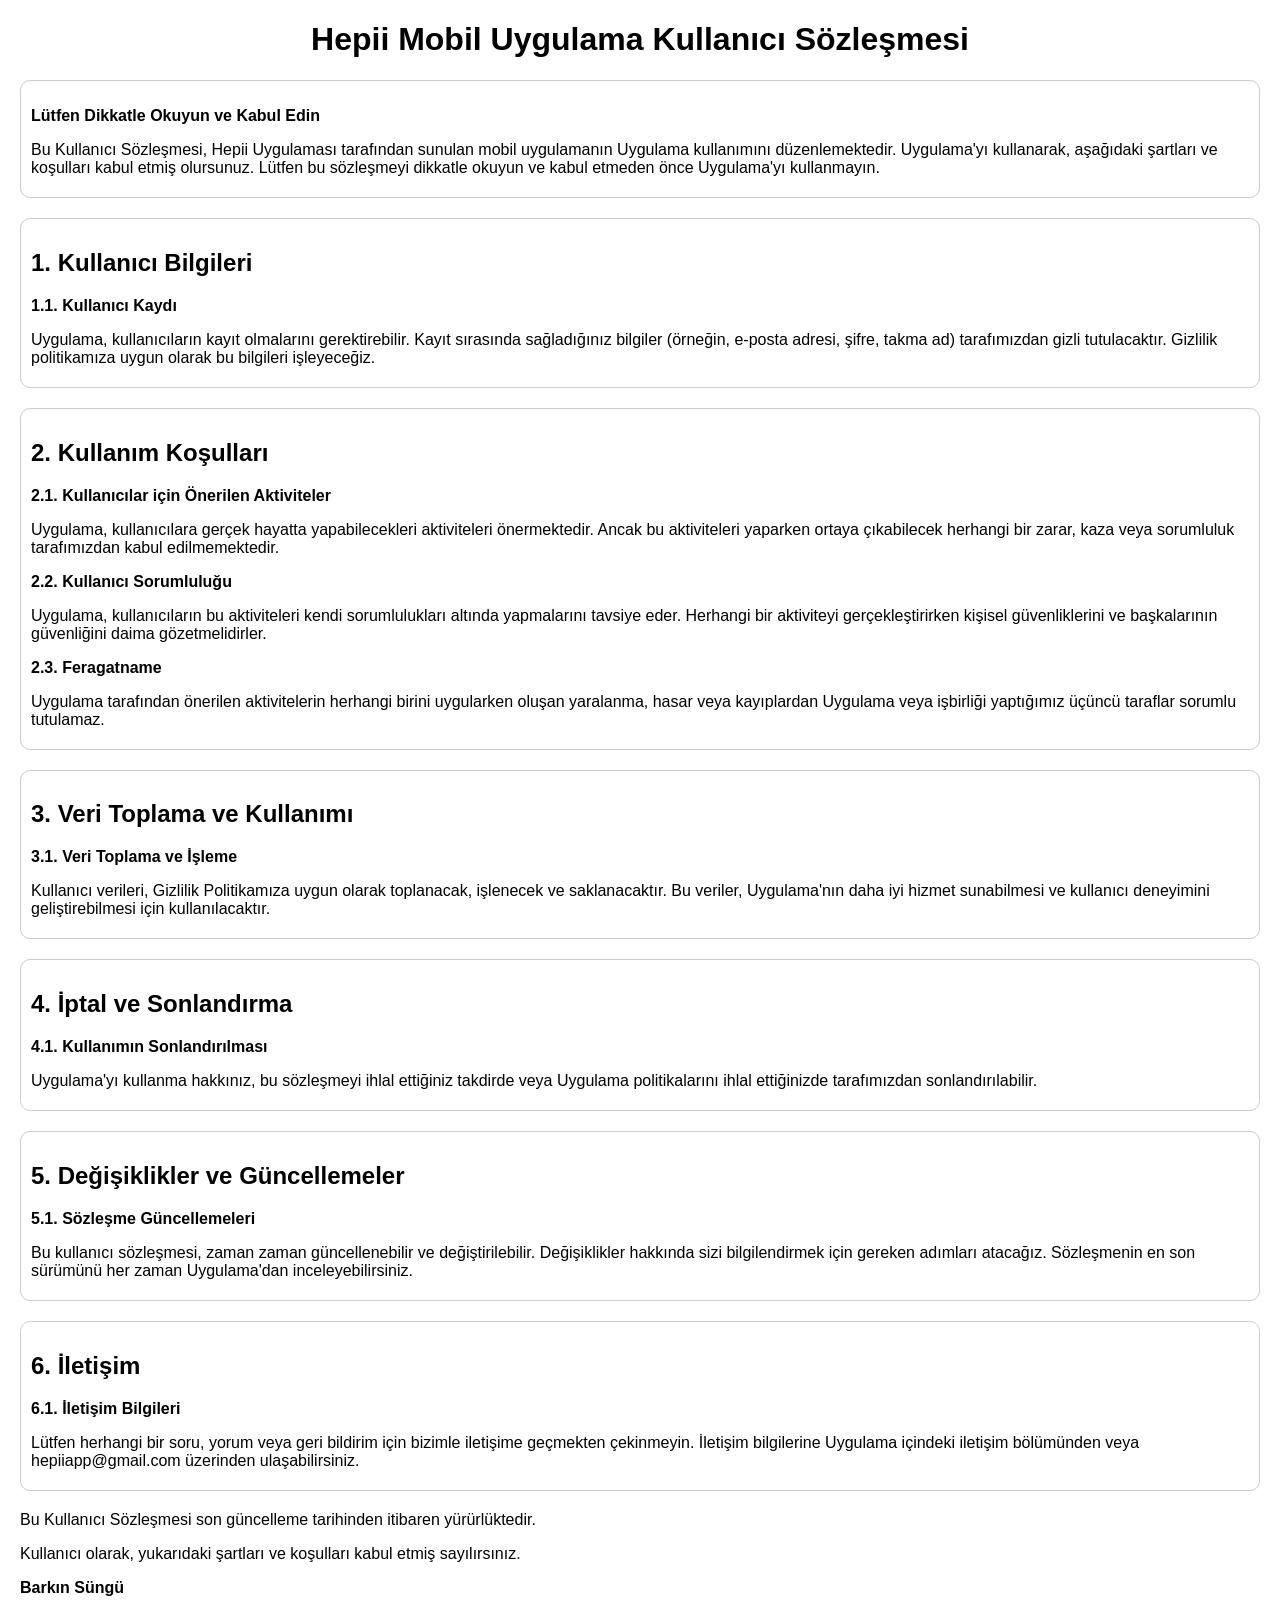
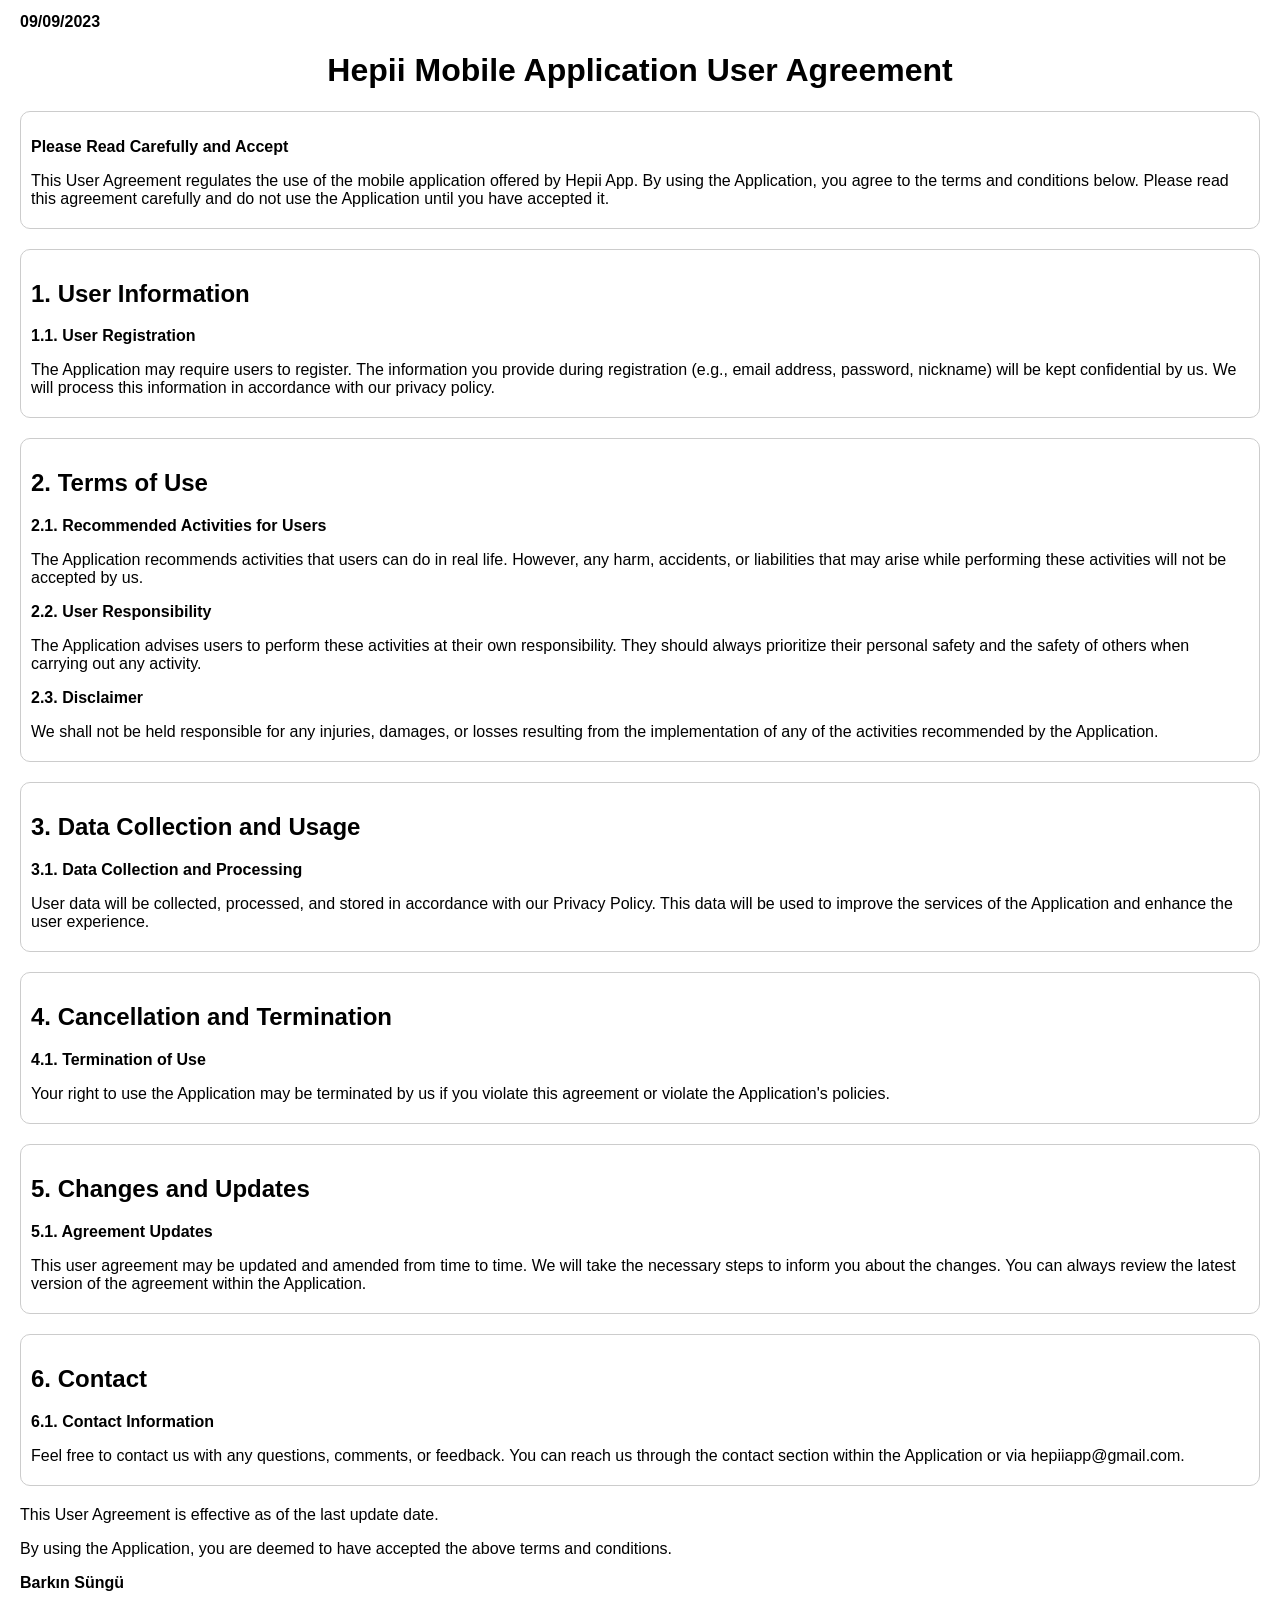
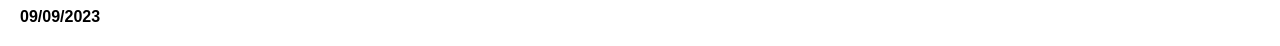
<file: index.html>
<!DOCTYPE html>
<html lang="tr">
<head>
    <meta charset="UTF-8">
    <meta name="viewport" content="width=device-width, initial-scale=1.0">
    <title>Mobil Uygulama Kullanıcı Sözleşmesi</title>
    <style>
        body {
            font-family: Arial, sans-serif;
            margin: 20px;
        }
        h1 {
            text-align: center;
        }
        p {
            margin-bottom: 10px;
        }
        .section {
            margin-bottom: 20px;
            padding: 10px;
            border: 1px solid #ccc;
            border-radius: 10px;
        }
    </style>
</head>
<body>
    <h1>Hepii Mobil Uygulama Kullanıcı Sözleşmesi</h1>
    <div class="section">
        <p><strong>Lütfen Dikkatle Okuyun ve Kabul Edin</strong></p>
        <p>Bu Kullanıcı Sözleşmesi, Hepii Uygulaması tarafından sunulan mobil uygulamanın Uygulama kullanımını düzenlemektedir. Uygulama'yı kullanarak, aşağıdaki şartları ve koşulları kabul etmiş olursunuz. Lütfen bu sözleşmeyi dikkatle okuyun ve kabul etmeden önce Uygulama'yı kullanmayın.</p>
    </div>

    <div class="section">
        <h2>1. Kullanıcı Bilgileri</h2>
        <p><strong>1.1. Kullanıcı Kaydı</strong></p>
        <p>Uygulama, kullanıcıların kayıt olmalarını gerektirebilir. Kayıt sırasında sağladığınız bilgiler (örneğin, e-posta adresi, şifre, takma ad) tarafımızdan gizli tutulacaktır. Gizlilik politikamıza uygun olarak bu bilgileri işleyeceğiz.</p>
    </div>

    <div class="section">
        <h2>2. Kullanım Koşulları</h2>
        <p><strong>2.1. Kullanıcılar için Önerilen Aktiviteler</strong></p>
        <p>Uygulama, kullanıcılara gerçek hayatta yapabilecekleri aktiviteleri önermektedir. Ancak bu aktiviteleri yaparken ortaya çıkabilecek herhangi bir zarar, kaza veya sorumluluk tarafımızdan kabul edilmemektedir.</p>
        <p><strong>2.2. Kullanıcı Sorumluluğu</strong></p>
        <p>Uygulama, kullanıcıların bu aktiviteleri kendi sorumlulukları altında yapmalarını tavsiye eder. Herhangi bir aktiviteyi gerçekleştirirken kişisel güvenliklerini ve başkalarının güvenliğini daima gözetmelidirler.</p>
        <p><strong>2.3. Feragatname</strong></p>
        <p>Uygulama tarafından önerilen aktivitelerin herhangi birini uygularken oluşan yaralanma, hasar veya kayıplardan Uygulama veya işbirliği yaptığımız üçüncü taraflar sorumlu tutulamaz.</p>
    </div>

    <div class="section">
        <h2>3. Veri Toplama ve Kullanımı</h2>
        <p><strong>3.1. Veri Toplama ve İşleme</strong></p>
        <p>Kullanıcı verileri, Gizlilik Politikamıza uygun olarak toplanacak, işlenecek ve saklanacaktır. Bu veriler, Uygulama'nın daha iyi hizmet sunabilmesi ve kullanıcı deneyimini geliştirebilmesi için kullanılacaktır.</p>
    </div>

    <div class="section">
        <h2>4. İptal ve Sonlandırma</h2>
        <p><strong>4.1. Kullanımın Sonlandırılması</strong></p>
        <p>Uygulama'yı kullanma hakkınız, bu sözleşmeyi ihlal ettiğiniz takdirde veya Uygulama politikalarını ihlal ettiğinizde tarafımızdan sonlandırılabilir.</p>
    </div>

    <div class="section">
        <h2>5. Değişiklikler ve Güncellemeler</h2>
        <p><strong>5.1. Sözleşme Güncellemeleri</strong></p>
        <p>Bu kullanıcı sözleşmesi, zaman zaman güncellenebilir ve değiştirilebilir. Değişiklikler hakkında sizi bilgilendirmek için gereken adımları atacağız. Sözleşmenin en son sürümünü her zaman Uygulama'dan inceleyebilirsiniz.</p>
    </div>

    <div class="section">
        <h2>6. İletişim</h2>
        <p><strong>6.1. İletişim Bilgileri</strong></p>
        <p>Lütfen herhangi bir soru, yorum veya geri bildirim için bizimle iletişime geçmekten çekinmeyin. İletişim bilgilerine Uygulama içindeki iletişim bölümünden veya hepiiapp@gmail.com üzerinden ulaşabilirsiniz.</p>
    </div>

    <p>Bu Kullanıcı Sözleşmesi son güncelleme tarihinden itibaren yürürlüktedir.</p>
    <p>Kullanıcı olarak, yukarıdaki şartları ve koşulları kabul etmiş sayılırsınız.</p>
    <p><strong>Barkın Süngü</strong></p>
    <p><strong>09/09/2023</strong></p>
    
</body>
</html>

<html lang="en">
<head>
    <meta charset="UTF-8">
    <meta name="viewport" content="width=device-width, initial-scale=1.0">
    <title>Hepii Mobile Application User Agreement</title>
    <style>
        body {
            font-family: Arial, sans-serif;
            margin: 20px;
        }
        h1 {
            text-align: center;
        }
        p {
            margin-bottom: 10px;
        }
        .section {
            margin-bottom: 20px;
            padding: 10px;
            border: 1px solid #ccc;
            border-radius: 10px;
        }
    </style>
</head>
<body>
    <h1>Hepii Mobile Application User Agreement</h1>
    <div class="section">
        <p><strong>Please Read Carefully and Accept</strong></p>
        <p>This User Agreement regulates the use of the mobile application offered by Hepii App. By using the Application, you agree to the terms and conditions below. Please read this agreement carefully and do not use the Application until you have accepted it.</p>
    </div>

    <div class="section">
        <h2>1. User Information</h2>
        <p><strong>1.1. User Registration</strong></p>
        <p>The Application may require users to register. The information you provide during registration (e.g., email address, password, nickname) will be kept confidential by us. We will process this information in accordance with our privacy policy.</p>
    </div>

    <div class="section">
        <h2>2. Terms of Use</h2>
        <p><strong>2.1. Recommended Activities for Users</strong></p>
        <p>The Application recommends activities that users can do in real life. However, any harm, accidents, or liabilities that may arise while performing these activities will not be accepted by us.</p>
        <p><strong>2.2. User Responsibility</strong></p>
        <p>The Application advises users to perform these activities at their own responsibility. They should always prioritize their personal safety and the safety of others when carrying out any activity.</p>
        <p><strong>2.3. Disclaimer</strong></p>
        <p>We shall not be held responsible for any injuries, damages, or losses resulting from the implementation of any of the activities recommended by the Application.</p>
    </div>

    <div class="section">
        <h2>3. Data Collection and Usage</h2>
        <p><strong>3.1. Data Collection and Processing</strong></p>
        <p>User data will be collected, processed, and stored in accordance with our Privacy Policy. This data will be used to improve the services of the Application and enhance the user experience.</p>
    </div>

    <div class="section">
        <h2>4. Cancellation and Termination</h2>
        <p><strong>4.1. Termination of Use</strong></p>
        <p>Your right to use the Application may be terminated by us if you violate this agreement or violate the Application's policies.</p>
    </div>

    <div class="section">
        <h2>5. Changes and Updates</h2>
        <p><strong>5.1. Agreement Updates</strong></p>
        <p>This user agreement may be updated and amended from time to time. We will take the necessary steps to inform you about the changes. You can always review the latest version of the agreement within the Application.</p>
    </div>

    <div class="section">
        <h2>6. Contact</h2>
        <p><strong>6.1. Contact Information</strong></p>
        <p>Feel free to contact us with any questions, comments, or feedback. You can reach us through the contact section within the Application or via hepiiapp@gmail.com.</p>
    </div>

    <p>This User Agreement is effective as of the last update date.</p>
    <p>By using the Application, you are deemed to have accepted the above terms and conditions.</p>
    <p><strong>Barkın Süngü</strong></p>
    <p><strong>09/09/2023</strong></p>
</body>
</html>
</file>
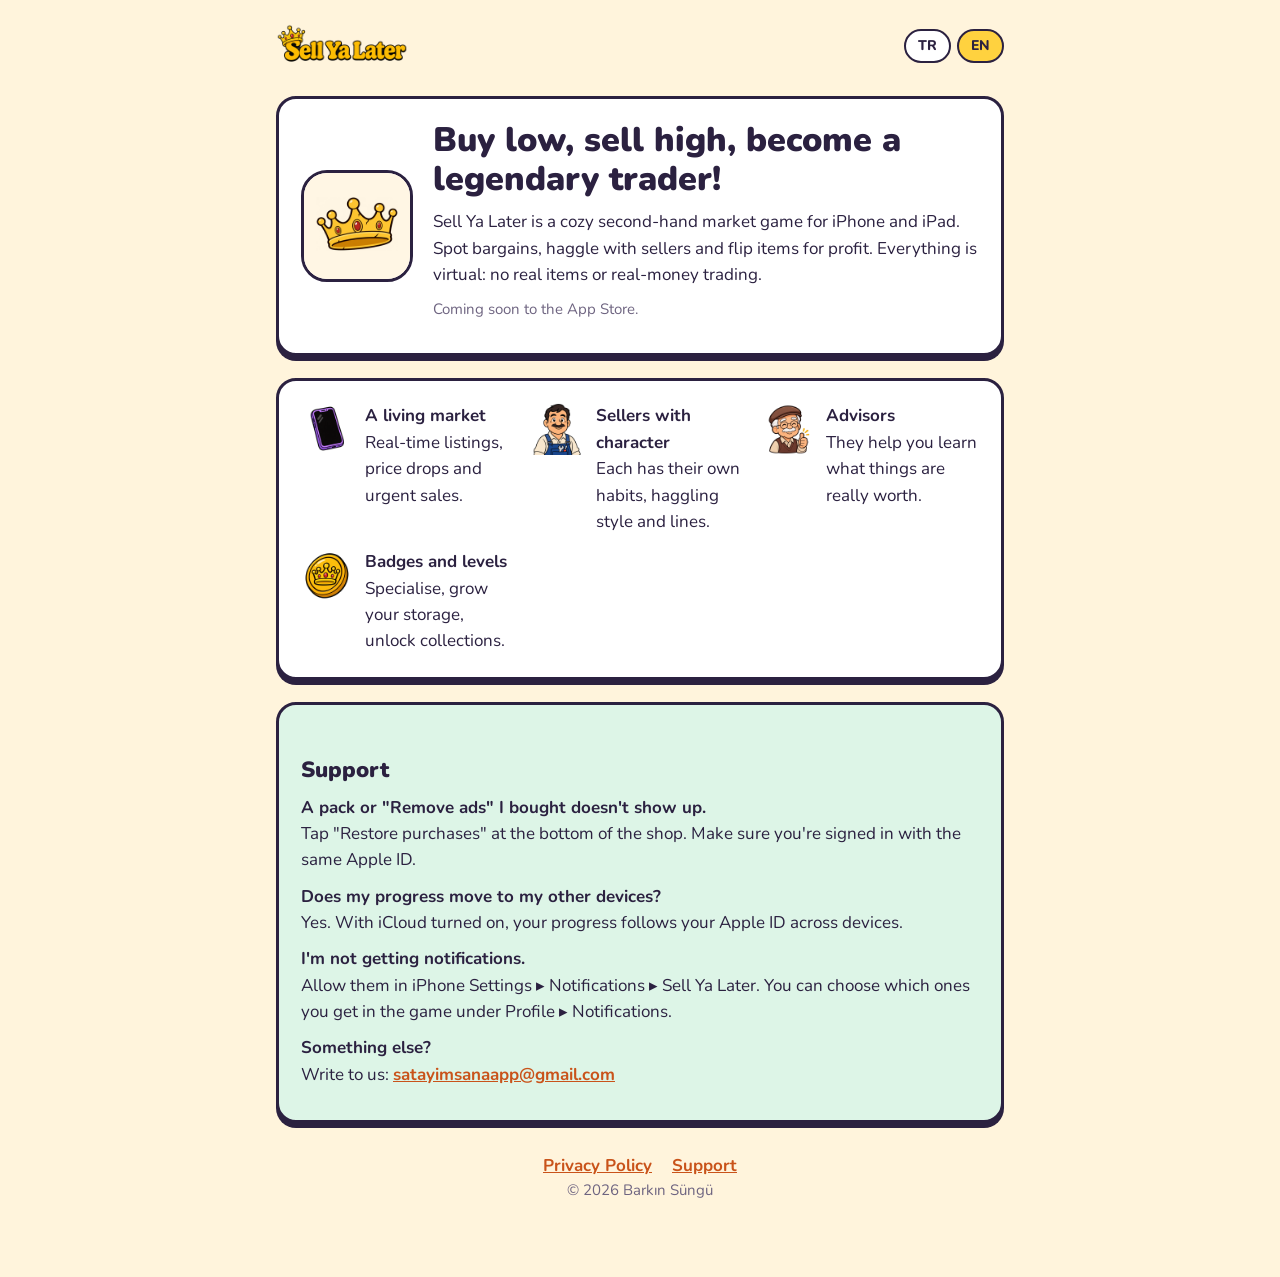
<file: satayimsana/index.html>
<!doctype html>
<html lang="en" data-title-tr="Satayım Sana · Al, sat, kazan" data-title-en="Sell Ya Later · Buy low, sell high">
<head>
<meta charset="utf-8">
<meta name="viewport" content="width=device-width, initial-scale=1">
<title>Satayım Sana · Sell Ya Later</title>
<meta name="description" content="Satayım Sana (Sell Ya Later): a cozy second-hand market game for iPhone and iPad. Buy low, sell high, become a legendary trader.">
<link rel="icon" href="assets/icon.png">
<link rel="preconnect" href="https://fonts.googleapis.com">
<link href="https://fonts.googleapis.com/css2?family=Nunito:wght@600;700;800;900&display=swap" rel="stylesheet">
<link rel="stylesheet" href="style.css">
</head>
<body>
<div class="wrap">
  <header class="top">
    <a class="home" href="./"><img class="wordmark" src="assets/logo_wordmark_en.png" alt="Satayım Sana"></a>
    <div class="lang"><button data-set="tr">TR</button><button data-set="en">EN</button></div>
  </header>

  <section class="card">
    <div class="hero">
      <img class="icon" src="assets/icon.png" alt="">
      <div>
        <h1 data-lang="tr">Ucuza al, pahalıya sat, efsane tüccar ol!</h1>
        <h1 data-lang="en">Buy low, sell high, become a legendary trader!</h1>
        <p data-lang="tr">Satayım Sana, iPhone ve iPad için sevimli bir ikinci el pazarı oyunu. Pazardaki kelepirleri yakala, pazarlık et, eşyaları kârla sat. Her şey sanal; gerçek eşya ya da gerçek para alışverişi yok.</p>
        <p data-lang="en">Sell Ya Later is a cozy second-hand market game for iPhone and iPad. Spot bargains, haggle with sellers and flip items for profit. Everything is virtual: no real items or real-money trading.</p>
        <p class="muted" data-lang="tr">Yakında App Store'da.</p>
        <p class="muted" data-lang="en">Coming soon to the App Store.</p>
      </div>
    </div>
  </section>

  <section class="card">
    <div class="features">
      <div class="feature"><img src="assets/item_phone.png" alt="">
        <div data-lang="tr"><b>Canlı bir pazar</b>Gerçek zamanlı ilanlar, fiyat düşüşleri, acil satışlar.</div>
        <div data-lang="en"><b>A living market</b>Real-time listings, price drops and urgent sales.</div>
      </div>
      <div class="feature"><img src="assets/seller_hasan_usta.png" alt="">
        <div data-lang="tr"><b>Karakterli satıcılar</b>Her satıcının huyu, pazarlık tarzı ve sözleri farklı.</div>
        <div data-lang="en"><b>Sellers with character</b>Each has their own habits, haggling style and lines.</div>
      </div>
      <div class="feature"><img src="assets/advisor_apprentice.png" alt="">
        <div data-lang="tr"><b>Danışmanlar</b>Eşyaların gerçek değerini öğrenmene yardım ederler.</div>
        <div data-lang="en"><b>Advisors</b>They help you learn what things are really worth.</div>
      </div>
      <div class="feature"><img src="assets/jeton.png" alt="">
        <div data-lang="tr"><b>Rozetler ve seviyeler</b>Uzmanlaş, depoyu büyüt, koleksiyonları aç.</div>
        <div data-lang="en"><b>Badges and levels</b>Specialise, grow your storage, unlock collections.</div>
      </div>
    </div>
  </section>

  <section class="card mint" id="support">
    <h2 data-lang="tr">Destek</h2>
    <h2 data-lang="en">Support</h2>

    <div data-lang="tr">
      <p><b>Satın aldığım paket ya da "Reklamsız" görünmüyor.</b><br>Mağaza ekranının altındaki "Satın alımları geri yükle" butonuna dokun. Aynı Apple Kimliği ile giriş yapmış olmalısın.</p>
      <p><b>İlerlemem başka cihazıma geçer mi?</b><br>Evet. iCloud açıksa oyun ilerlemen aynı Apple Kimliği'ne bağlı cihazlar arasında taşınır.</p>
      <p><b>Bildirimler gelmiyor.</b><br>iPhone Ayarlar ▸ Bildirimler ▸ Satayım Sana'dan izin ver. Hangi bildirimleri alacağını oyundaki Profil ▸ Bildirimler bölümünden seçebilirsin.</p>
      <p><b>Başka bir sorun mu var?</b><br>Bize yaz: <a href="mailto:satayimsanaapp@gmail.com">satayimsanaapp@gmail.com</a></p>
    </div>
    <div data-lang="en">
      <p><b>A pack or "Remove ads" I bought doesn't show up.</b><br>Tap "Restore purchases" at the bottom of the shop. Make sure you're signed in with the same Apple ID.</p>
      <p><b>Does my progress move to my other devices?</b><br>Yes. With iCloud turned on, your progress follows your Apple ID across devices.</p>
      <p><b>I'm not getting notifications.</b><br>Allow them in iPhone Settings ▸ Notifications ▸ Sell Ya Later. You can choose which ones you get in the game under Profile ▸ Notifications.</p>
      <p><b>Something else?</b><br>Write to us: <a href="mailto:satayimsanaapp@gmail.com">satayimsanaapp@gmail.com</a></p>
    </div>
  </section>

  <footer>
    <a href="privacy.html" data-lang="tr">Gizlilik Politikası</a>
    <a href="privacy.html" data-lang="en">Privacy Policy</a>
    <a href="#support" data-lang="tr">Destek</a>
    <a href="#support" data-lang="en">Support</a>
    <p class="muted">© 2026 Barkın Süngü</p>
  </footer>
</div>
<script src="lang.js"></script>
</body>
</html>
</file>
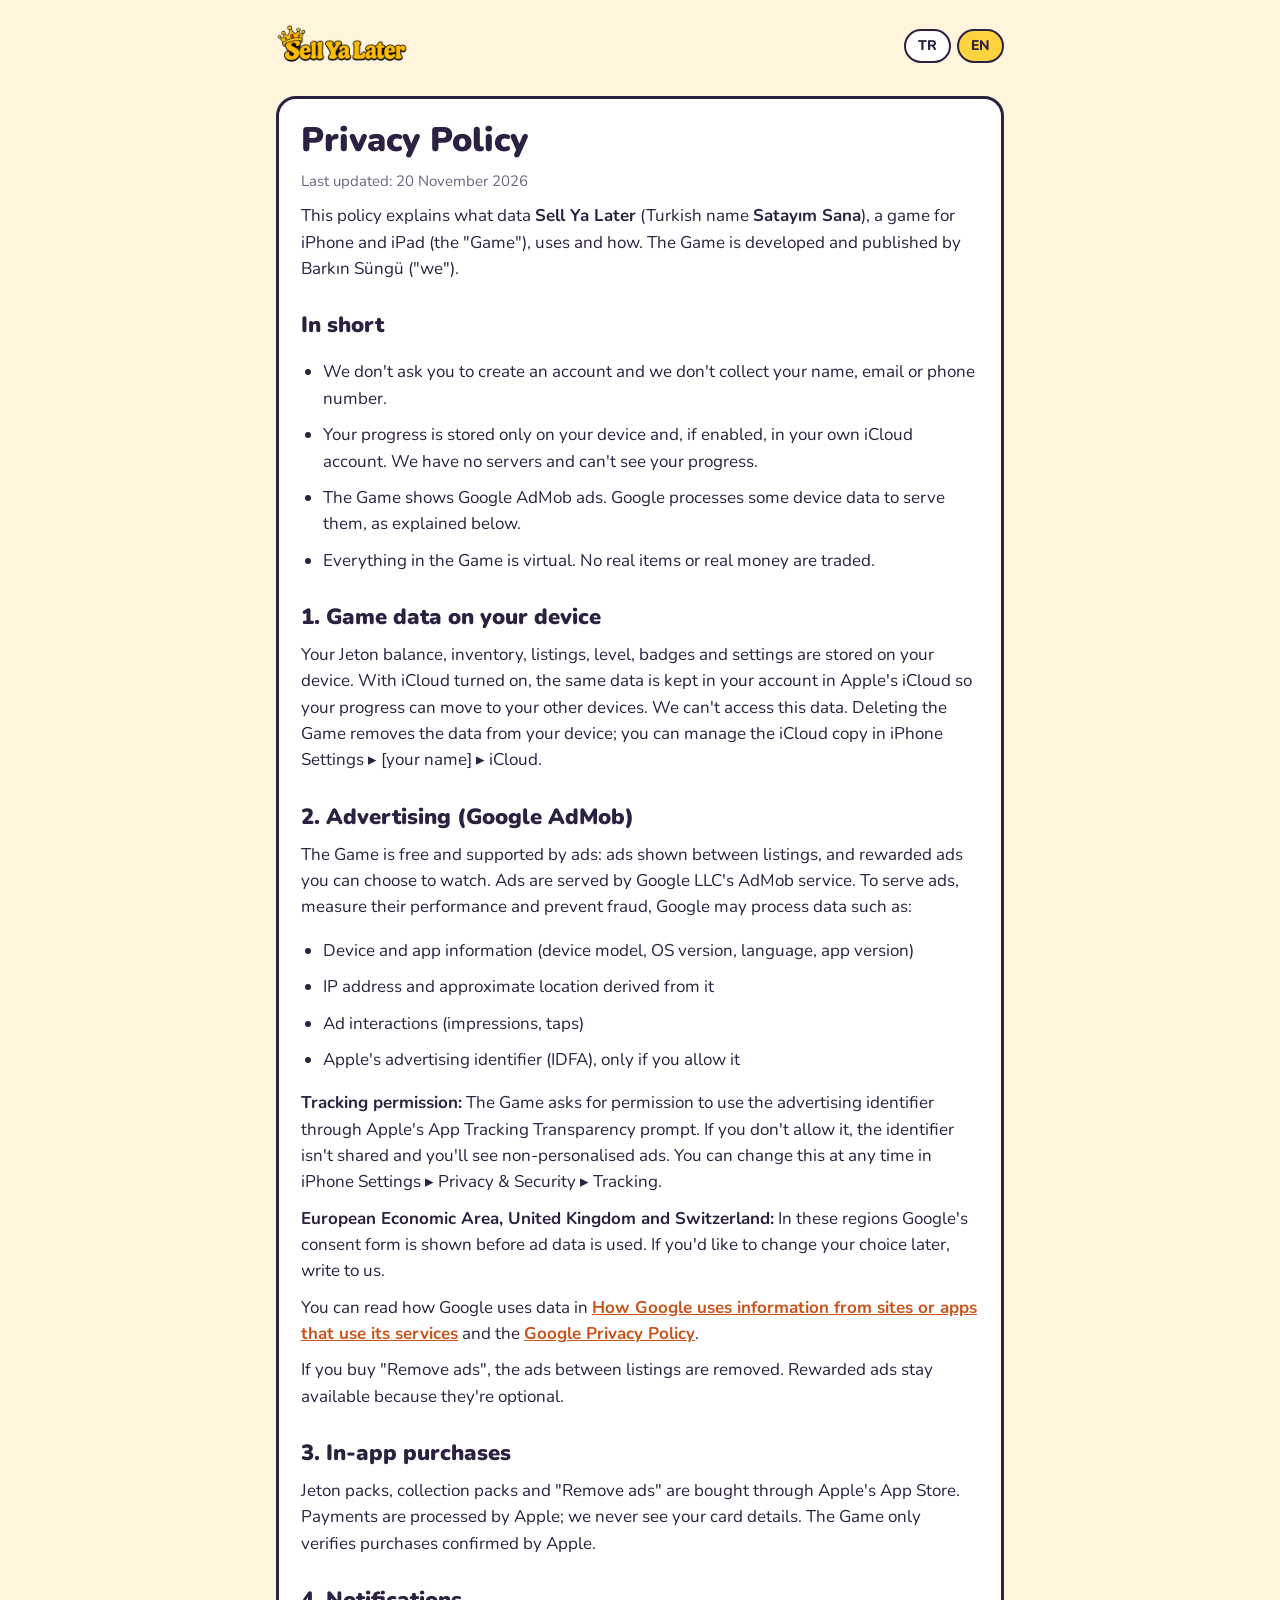
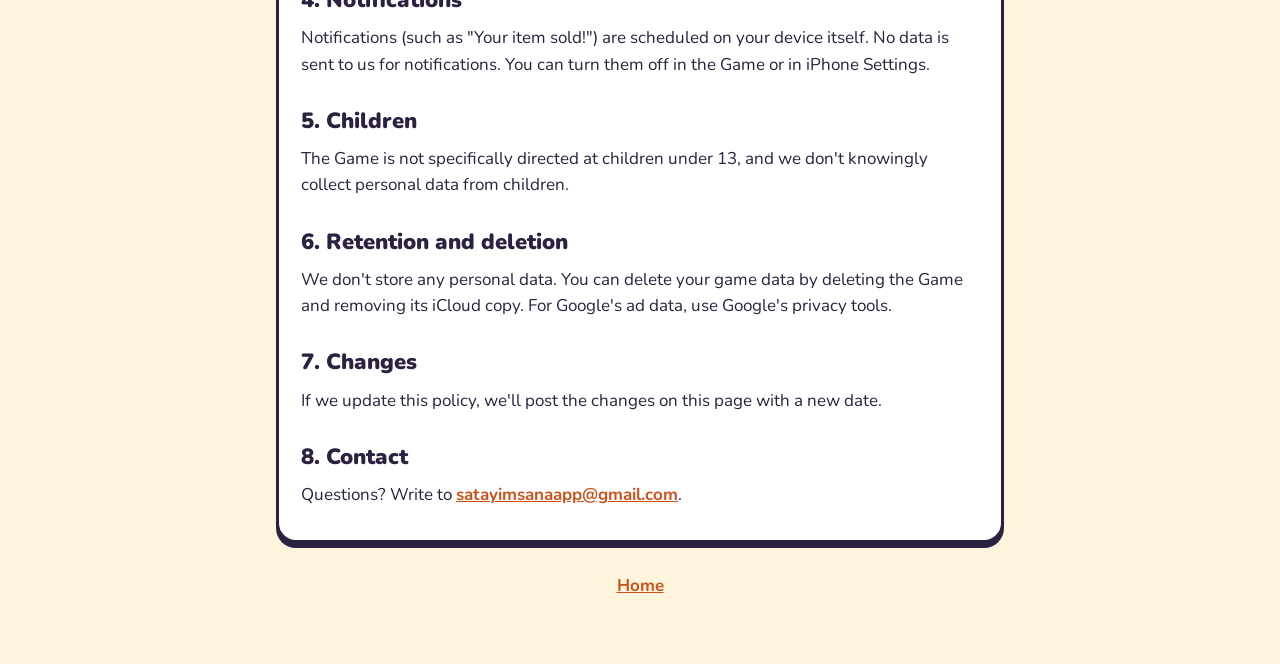
<file: satayimsana/privacy.html>
<!doctype html>
<html lang="en" data-title-tr="Gizlilik Politikası · Satayım Sana" data-title-en="Privacy Policy · Sell Ya Later">
<head>
<meta charset="utf-8">
<meta name="viewport" content="width=device-width, initial-scale=1">
<title>Privacy Policy · Satayım Sana</title>
<link rel="icon" href="assets/icon.png">
<link rel="preconnect" href="https://fonts.googleapis.com">
<link href="https://fonts.googleapis.com/css2?family=Nunito:wght@600;700;800;900&display=swap" rel="stylesheet">
<link rel="stylesheet" href="style.css">
</head>
<body>
<div class="wrap">
  <header class="top">
    <a class="home" href="./"><img class="wordmark" src="assets/logo_wordmark_en.png" alt="Satayım Sana"></a>
    <div class="lang"><button data-set="tr">TR</button><button data-set="en">EN</button></div>
  </header>

  <!-- ===================== TÜRKÇE ===================== -->
  <article class="card" data-lang="tr">
    <h1>Gizlilik Politikası</h1>
    <p class="muted">Son güncelleme: 20 Kasım 2026</p>

    <p>Bu politika, iPhone ve iPad için geliştirilen <b>Satayım Sana</b> (İngilizce adı <b>Sell Ya Later</b>) oyununun ("Oyun") hangi verileri nasıl kullandığını açıklar. Oyunu Barkın Süngü ("biz") geliştirir ve yayınlar.</p>

    <h2>Kısaca</h2>
    <ul>
      <li>Hesap açmanı istemiyoruz; adını, e-postanı ya da telefon numaranı toplamıyoruz.</li>
      <li>Oyun ilerlemen yalnızca cihazında ve (açıksa) kendi iCloud hesabında saklanır. Bizim bir sunucumuz yok, ilerlemeni göremeyiz.</li>
      <li>Oyunda Google AdMob reklamları gösterilir. Reklamlar için Google bazı cihaz verilerini işler; bunu aşağıda açıklıyoruz.</li>
      <li>Oyundaki her şey sanaldır. Gerçek eşya ya da gerçek para alışverişi yapılmaz.</li>
    </ul>

    <h2>1. Cihazında saklanan oyun verileri</h2>
    <p>Jeton bakiyen, envanterin, ilanların, seviyen, rozetlerin ve ayarların cihazında saklanır. iCloud açıksa aynı veriler, ilerlemen diğer cihazlarına taşınabilsin diye Apple'ın iCloud hizmetinde senin hesabında tutulur. Bu verilere biz erişemeyiz. Oyunu silersen cihazdaki veriler silinir; iCloud kopyasını iPhone Ayarlar ▸ [adın] ▸ iCloud bölümünden yönetebilirsin.</p>

    <h2>2. Reklamlar (Google AdMob)</h2>
    <p>Oyun ücretsizdir ve reklamlarla desteklenir: ilanlar arasında görünen reklamlar ve isteğe bağlı olarak izlediğin ödüllü reklamlar. Reklamları Google LLC'nin AdMob hizmeti gösterir. Google, reklam göstermek, reklamların performansını ölçmek ve dolandırıcılığı önlemek için şu tür verileri işleyebilir:</p>
    <ul>
      <li>Cihaz ve uygulama bilgileri (cihaz modeli, işletim sistemi sürümü, dil, uygulama sürümü)</li>
      <li>IP adresi ve buna dayalı yaklaşık konum</li>
      <li>Reklam etkileşimleri (gösterimler, dokunmalar)</li>
      <li>İzin verirsen Apple'ın reklam kimliği (IDFA)</li>
    </ul>
    <p><b>İzleme izni:</b> Oyun, Apple'ın Uygulama İzleme Şeffaflığı penceresiyle reklam kimliğini kullanmak için izin ister. İzin vermezsen reklam kimliğin paylaşılmaz ve sana kişiselleştirilmemiş reklamlar gösterilir. Bu tercihi iPhone Ayarlar ▸ Gizlilik ve Güvenlik ▸ İzleme bölümünden istediğin zaman değiştirebilirsin.</p>
    <p><b>Avrupa Ekonomik Alanı, Birleşik Krallık ve İsviçre:</b> Bu bölgelerde reklam verisi kullanımı için önce Google'ın rıza formu gösterilir. Seçimini daha sonra değiştirmek istersen bize yazabilirsin.</p>
    <p>Google'ın verileri nasıl kullandığını <a href="https://policies.google.com/technologies/partner-sites">Google iş ortağı sitelerindeki ve uygulamalarındaki veri kullanımı</a> ve <a href="https://policies.google.com/privacy">Google Gizlilik Politikası</a> sayfalarında okuyabilirsin.</p>
    <p>"Reklamsız" satın alırsan ilanlar arasındaki reklamlar kaldırılır. Ödüllü reklamlar isteğe bağlı olduğu için kullanılmaya devam eder.</p>

    <h2>3. Uygulama içi satın almalar</h2>
    <p>Jeton paketleri, koleksiyon paketleri ve "Reklamsız" seçeneği Apple'ın App Store'u üzerinden satın alınır. Ödeme bilgilerin Apple tarafından işlenir; biz kart bilgilerini görmeyiz. Oyun yalnızca Apple'ın onayladığı satın almayı doğrular.</p>

    <h2>4. Bildirimler</h2>
    <p>Bildirimler (örneğin "Eşyan satıldı!") cihazının kendisinde zamanlanır. Bildirim için hiçbir veri bize gönderilmez. Bildirimleri oyun içinden ya da iPhone Ayarlar'dan kapatabilirsin.</p>

    <h2>5. Çocuklar</h2>
    <p>Oyun özellikle 13 yaşın altındaki çocuklara yönelik değildir ve bilerek çocuklardan kişisel veri toplamayız.</p>

    <h2>6. Verilerin saklanması ve silinmesi</h2>
    <p>Bizim sakladığımız bir kişisel veri yoktur. Oyun verilerini oyunu silerek ve iCloud kopyasını kaldırarak silebilirsin. Google'ın reklam verileri için Google'ın gizlilik araçlarını kullanabilirsin.</p>

    <h2>7. Değişiklikler</h2>
    <p>Bu politikayı güncellersek değişiklikleri bu sayfada, yeni bir tarihle yayınlarız.</p>

    <h2>8. İletişim</h2>
    <p>Sorularını <a href="mailto:satayimsanaapp@gmail.com">satayimsanaapp@gmail.com</a> adresine yazabilirsin.</p>
  </article>

  <!-- ===================== ENGLISH ===================== -->
  <article class="card" data-lang="en">
    <h1>Privacy Policy</h1>
    <p class="muted">Last updated: 20 November 2026</p>

    <p>This policy explains what data <b>Sell Ya Later</b> (Turkish name <b>Satayım Sana</b>), a game for iPhone and iPad (the "Game"), uses and how. The Game is developed and published by Barkın Süngü ("we").</p>

    <h2>In short</h2>
    <ul>
      <li>We don't ask you to create an account and we don't collect your name, email or phone number.</li>
      <li>Your progress is stored only on your device and, if enabled, in your own iCloud account. We have no servers and can't see your progress.</li>
      <li>The Game shows Google AdMob ads. Google processes some device data to serve them, as explained below.</li>
      <li>Everything in the Game is virtual. No real items or real money are traded.</li>
    </ul>

    <h2>1. Game data on your device</h2>
    <p>Your Jeton balance, inventory, listings, level, badges and settings are stored on your device. With iCloud turned on, the same data is kept in your account in Apple's iCloud so your progress can move to your other devices. We can't access this data. Deleting the Game removes the data from your device; you can manage the iCloud copy in iPhone Settings ▸ [your name] ▸ iCloud.</p>

    <h2>2. Advertising (Google AdMob)</h2>
    <p>The Game is free and supported by ads: ads shown between listings, and rewarded ads you can choose to watch. Ads are served by Google LLC's AdMob service. To serve ads, measure their performance and prevent fraud, Google may process data such as:</p>
    <ul>
      <li>Device and app information (device model, OS version, language, app version)</li>
      <li>IP address and approximate location derived from it</li>
      <li>Ad interactions (impressions, taps)</li>
      <li>Apple's advertising identifier (IDFA), only if you allow it</li>
    </ul>
    <p><b>Tracking permission:</b> The Game asks for permission to use the advertising identifier through Apple's App Tracking Transparency prompt. If you don't allow it, the identifier isn't shared and you'll see non-personalised ads. You can change this at any time in iPhone Settings ▸ Privacy &amp; Security ▸ Tracking.</p>
    <p><b>European Economic Area, United Kingdom and Switzerland:</b> In these regions Google's consent form is shown before ad data is used. If you'd like to change your choice later, write to us.</p>
    <p>You can read how Google uses data in <a href="https://policies.google.com/technologies/partner-sites">How Google uses information from sites or apps that use its services</a> and the <a href="https://policies.google.com/privacy">Google Privacy Policy</a>.</p>
    <p>If you buy "Remove ads", the ads between listings are removed. Rewarded ads stay available because they're optional.</p>

    <h2>3. In-app purchases</h2>
    <p>Jeton packs, collection packs and "Remove ads" are bought through Apple's App Store. Payments are processed by Apple; we never see your card details. The Game only verifies purchases confirmed by Apple.</p>

    <h2>4. Notifications</h2>
    <p>Notifications (such as "Your item sold!") are scheduled on your device itself. No data is sent to us for notifications. You can turn them off in the Game or in iPhone Settings.</p>

    <h2>5. Children</h2>
    <p>The Game is not specifically directed at children under 13, and we don't knowingly collect personal data from children.</p>

    <h2>6. Retention and deletion</h2>
    <p>We don't store any personal data. You can delete your game data by deleting the Game and removing its iCloud copy. For Google's ad data, use Google's privacy tools.</p>

    <h2>7. Changes</h2>
    <p>If we update this policy, we'll post the changes on this page with a new date.</p>

    <h2>8. Contact</h2>
    <p>Questions? Write to <a href="mailto:satayimsanaapp@gmail.com">satayimsanaapp@gmail.com</a>.</p>
  </article>

  <footer>
    <a href="./" data-lang="tr">Ana sayfa</a>
    <a href="./" data-lang="en">Home</a>
  </footer>
</div>
<script src="lang.js"></script>
</body>
</html>
</file>
<file: satayimsana/style.css>
:root {
  --bg: #FFF4DC;
  --ink: #2B2140;
  --muted: #6E6480;
  --primary: #FF8A3D;
  --sun: #FFD23F;
  --mint: #7ED8A6;
  --mint-soft: #DDF5E7;
  --card: #FFFFFF;
}

* { box-sizing: border-box; }

body {
  margin: 0;
  background: var(--bg);
  color: var(--ink);
  font-family: "Nunito", ui-rounded, -apple-system, "Segoe UI", sans-serif;
  font-size: 17px;
  line-height: 1.55;
}

.wrap { max-width: 760px; margin: 0 auto; padding: 24px 16px 64px; }

header.top {
  display: flex; align-items: center; justify-content: space-between; gap: 12px;
  margin-bottom: 28px;
}
header.top a.home { display: flex; align-items: center; }
header.top img.wordmark { height: 44px; width: auto; }

.lang { display: flex; gap: 6px; }
.lang button {
  font: inherit; font-weight: 800; font-size: 14px; cursor: pointer;
  border: 2px solid var(--ink); border-radius: 999px; padding: 4px 12px;
  background: var(--card); color: var(--ink);
}
.lang button.on { background: var(--sun); }

.card {
  background: var(--card);
  border: 3px solid var(--ink);
  border-radius: 20px;
  box-shadow: 0 5px 0 var(--ink);
  padding: 22px;
  margin-bottom: 22px;
}
.card.mint { background: var(--mint-soft); }

h1 { font-size: 34px; line-height: 1.15; margin: 0 0 10px; font-weight: 900; }
h2 { font-size: 22px; margin: 26px 0 8px; font-weight: 900; }
h2:first-child { margin-top: 0; }
p, li { margin: 0 0 10px; }
ul { padding-left: 22px; }
a { color: #C9531A; font-weight: 700; }
.muted { color: var(--muted); font-size: 15px; }

.hero { display: flex; gap: 20px; align-items: center; }
.hero img.icon { width: 112px; height: 112px; border-radius: 26px; border: 3px solid var(--ink); flex: none; }
@media (max-width: 520px) {
  .hero { flex-direction: column; text-align: center; }
  h1 { font-size: 28px; }
}

.features { display: grid; grid-template-columns: repeat(auto-fit, minmax(200px, 1fr)); gap: 14px; }
.feature { display: flex; gap: 12px; align-items: flex-start; }
.feature img { width: 52px; height: 52px; flex: none; }
.feature b { display: block; }

.button {
  display: inline-block; text-decoration: none; color: var(--ink);
  background: var(--primary); border: 3px solid var(--ink); border-radius: 14px;
  box-shadow: 0 4px 0 var(--ink); padding: 10px 18px; font-weight: 900;
}

footer { text-align: center; margin-top: 30px; }
footer a { margin: 0 8px; }

[data-lang] { display: none; }
html[lang="tr"] [data-lang="tr"], html[lang="en"] [data-lang="en"] { display: revert; }
</file>
